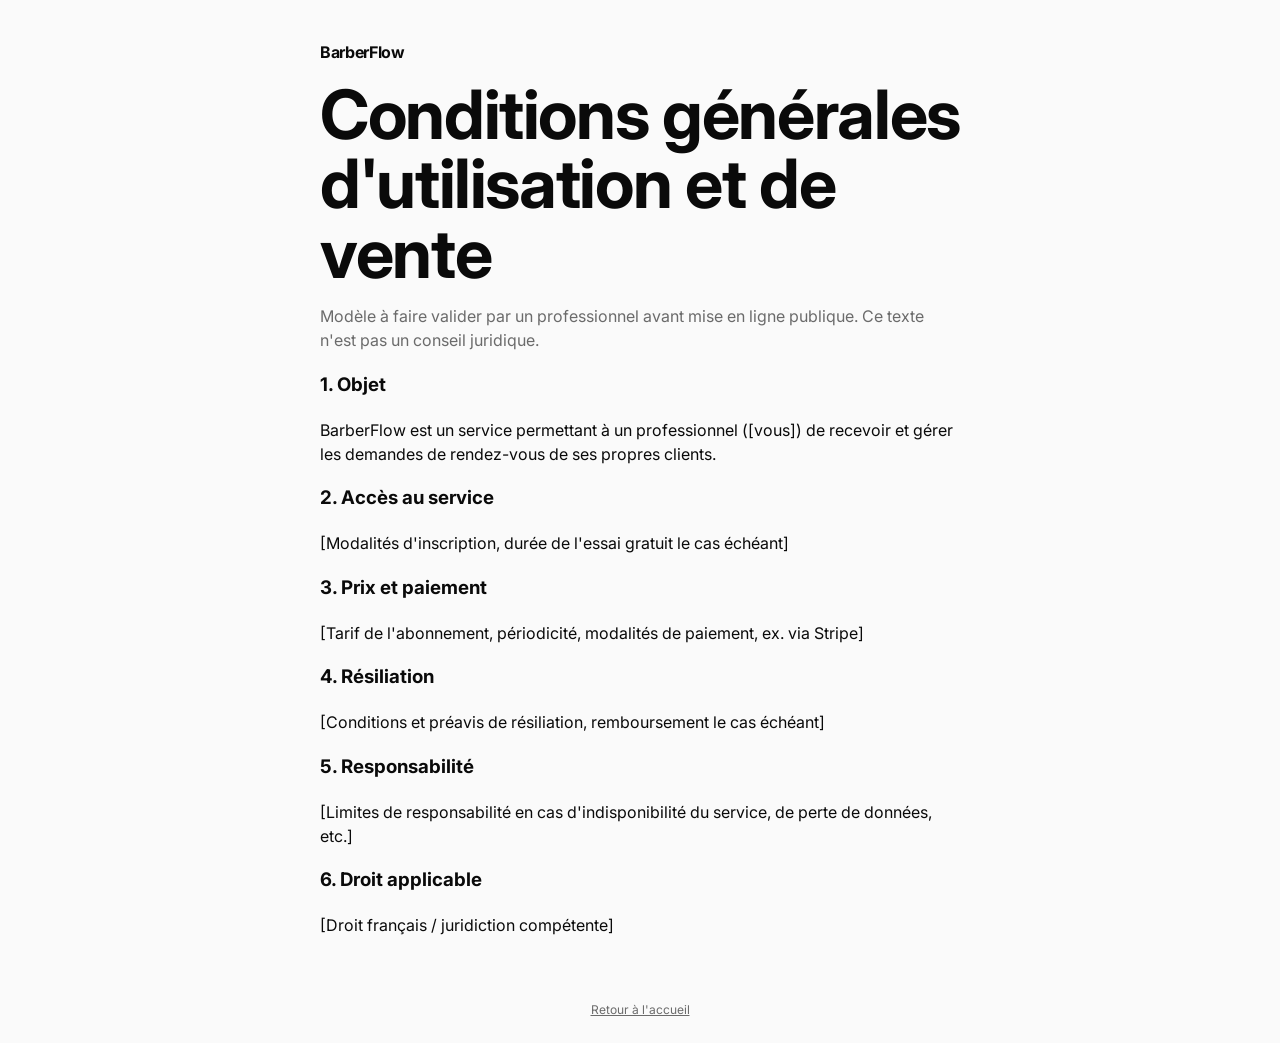
<file: static/cgu.html>
<!doctype html><html lang="fr"><head><meta charset="utf-8"><meta name="viewport" content="width=device-width,initial-scale=1">
<title>Conditions générales — BarberFlow</title><link href="https://fonts.googleapis.com/css2?family=Inter:wght@400;600;700&display=swap" rel="stylesheet"><link rel="stylesheet" href="/static/style.css"></head><body>
<div class="wrap" style="max-width:680px"><p class="logo"><a href="/" style="color:inherit;text-decoration:none">BarberFlow</a></p>
<h1 style="letter-spacing:-.02em">Conditions générales d'utilisation et de vente</h1>
<p style="color:var(--mut)">Modèle à faire valider par un professionnel avant mise en ligne publique. Ce texte n'est pas un conseil juridique.</p>
<h3>1. Objet</h3><p>BarberFlow est un service permettant à un professionnel ([vous]) de recevoir et gérer les demandes de rendez-vous de ses propres clients.</p>
<h3>2. Accès au service</h3><p>[Modalités d'inscription, durée de l'essai gratuit le cas échéant]</p>
<h3>3. Prix et paiement</h3><p>[Tarif de l'abonnement, périodicité, modalités de paiement, ex. via Stripe]</p>
<h3>4. Résiliation</h3><p>[Conditions et préavis de résiliation, remboursement le cas échéant]</p>
<h3>5. Responsabilité</h3><p>[Limites de responsabilité en cas d'indisponibilité du service, de perte de données, etc.]</p>
<h3>6. Droit applicable</h3><p>[Droit français / juridiction compétente]</p>
</div><footer><a href="/">Retour à l'accueil</a></footer></body></html>
</file>
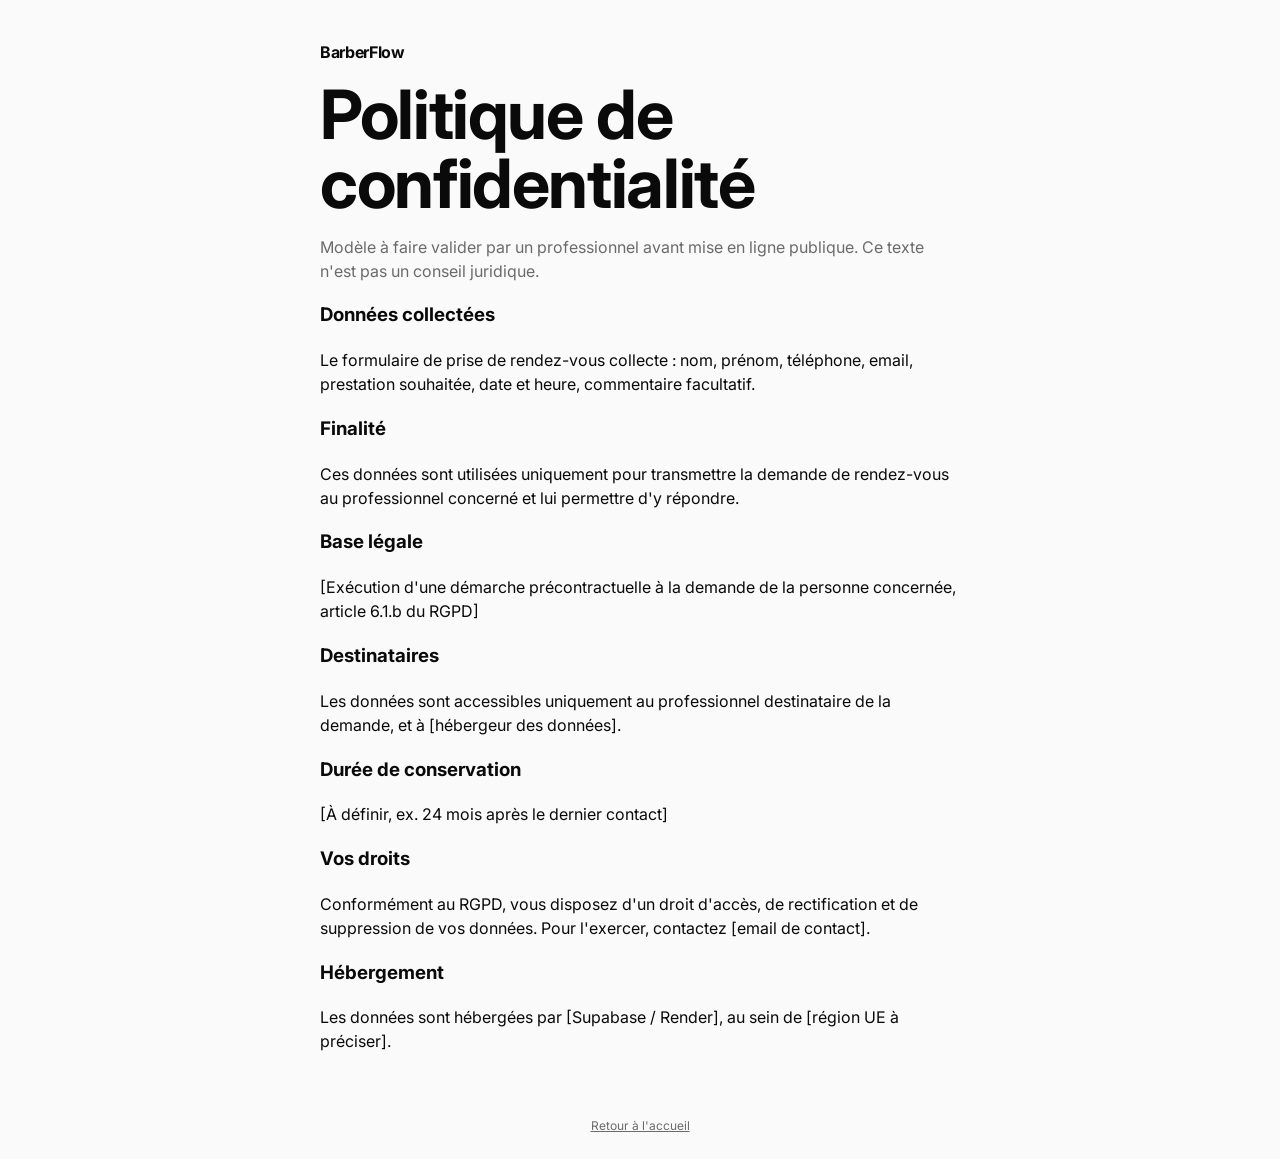
<file: static/confidentialite.html>
<!doctype html><html lang="fr"><head><meta charset="utf-8"><meta name="viewport" content="width=device-width,initial-scale=1">
<title>Confidentialité — BarberFlow</title><link href="https://fonts.googleapis.com/css2?family=Inter:wght@400;600;700&display=swap" rel="stylesheet"><link rel="stylesheet" href="/static/style.css"></head><body>
<div class="wrap" style="max-width:680px"><p class="logo"><a href="/" style="color:inherit;text-decoration:none">BarberFlow</a></p>
<h1 style="letter-spacing:-.02em">Politique de confidentialité</h1>
<p style="color:var(--mut)">Modèle à faire valider par un professionnel avant mise en ligne publique. Ce texte n'est pas un conseil juridique.</p>
<h3>Données collectées</h3><p>Le formulaire de prise de rendez-vous collecte : nom, prénom, téléphone, email, prestation souhaitée, date et heure, commentaire facultatif.</p>
<h3>Finalité</h3><p>Ces données sont utilisées uniquement pour transmettre la demande de rendez-vous au professionnel concerné et lui permettre d'y répondre.</p>
<h3>Base légale</h3><p>[Exécution d'une démarche précontractuelle à la demande de la personne concernée, article 6.1.b du RGPD]</p>
<h3>Destinataires</h3><p>Les données sont accessibles uniquement au professionnel destinataire de la demande, et à [hébergeur des données].</p>
<h3>Durée de conservation</h3><p>[À définir, ex. 24 mois après le dernier contact]</p>
<h3>Vos droits</h3><p>Conformément au RGPD, vous disposez d'un droit d'accès, de rectification et de suppression de vos données. Pour l'exercer, contactez [email de contact].</p>
<h3>Hébergement</h3><p>Les données sont hébergées par [Supabase / Render], au sein de [région UE à préciser].</p>
</div><footer><a href="/">Retour à l'accueil</a></footer></body></html>
</file>
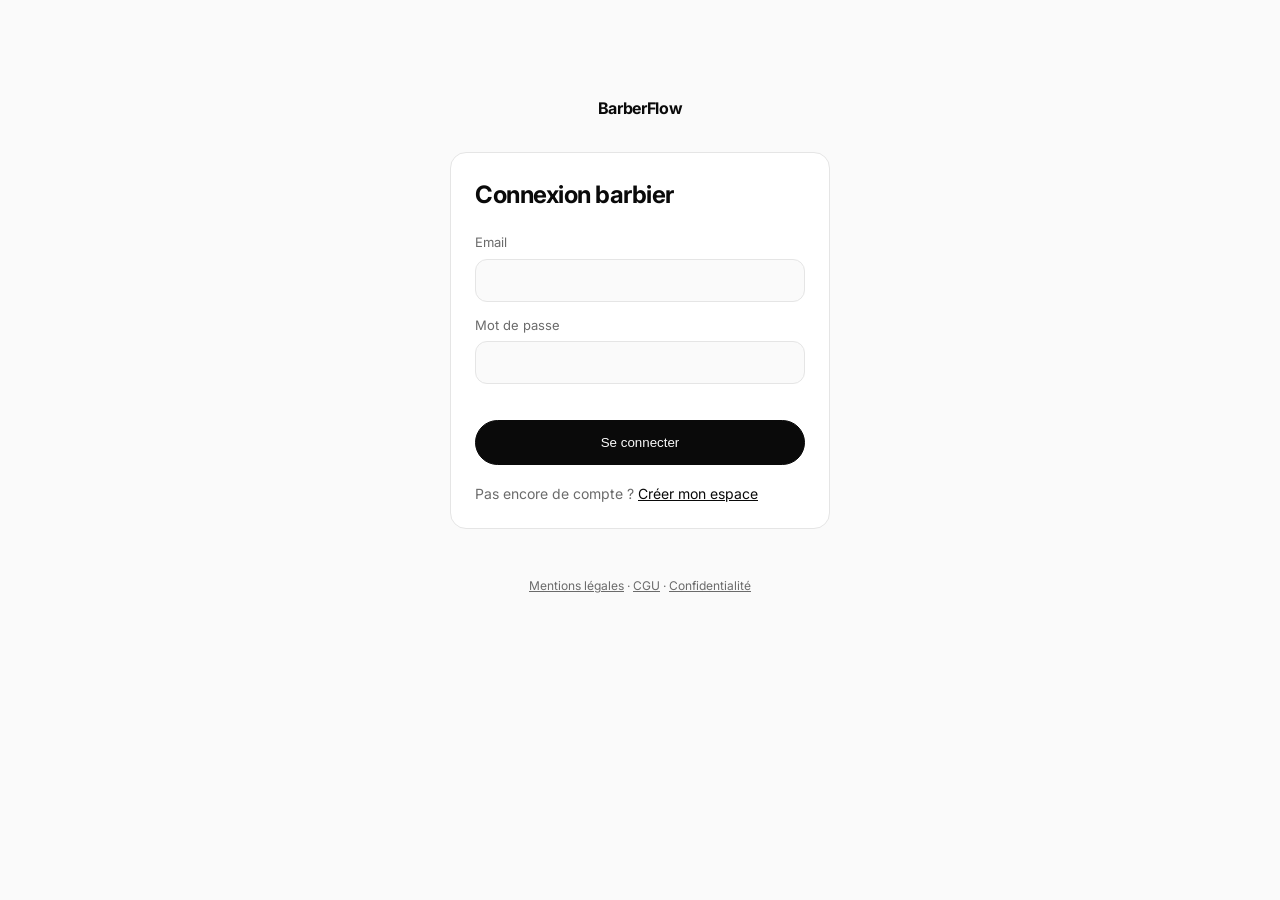
<file: static/login.html>
<!doctype html><html lang="fr"><head><meta charset="utf-8"><meta name="viewport" content="width=device-width,initial-scale=1">
<title>Connexion — BarberFlow</title><link href="https://fonts.googleapis.com/css2?family=Inter:wght@400;600;700&display=swap" rel="stylesheet"><link rel="stylesheet" href="/static/style.css"></head><body>
<div class="wrap" style="max-width:420px;padding-top:80px"><p class="logo" style="text-align:center;margin-bottom:32px">BarberFlow</p>
<div class="card"><h2 style="margin:0 0 20px;letter-spacing:-.02em">Connexion barbier</h2>
<form id="f" style="display:grid;gap:14px">
<div><label>Email</label><input name="email" type="email" autocomplete="email"></div>
<div><label>Mot de passe</label><input name="password" type="password" autocomplete="current-password"></div>
<div id="err" class="err"></div>
<button class="btn" style="width:100%">Se connecter</button>
</form>
<p style="margin:18px 0 0;font-size:14px;color:var(--mut)">Pas encore de compte ? <a class="link" href="/signup">Créer mon espace</a></p>
</div></div>
<footer><a href="/mentions-legales">Mentions légales</a> · <a href="/cgu">CGU</a> · <a href="/confidentialite">Confidentialité</a></footer>
<script>
f.onsubmit=async e=>{e.preventDefault();err.textContent="";const body=Object.fromEntries(new FormData(f));
 const r=await fetch("/api/auth/login",{method:"POST",headers:{"Content-Type":"application/json"},body:JSON.stringify(body)});
 if(r.ok){location.href="/dashboard"}else{err.textContent="Email ou mot de passe incorrect."}};
</script></body></html>
</file>
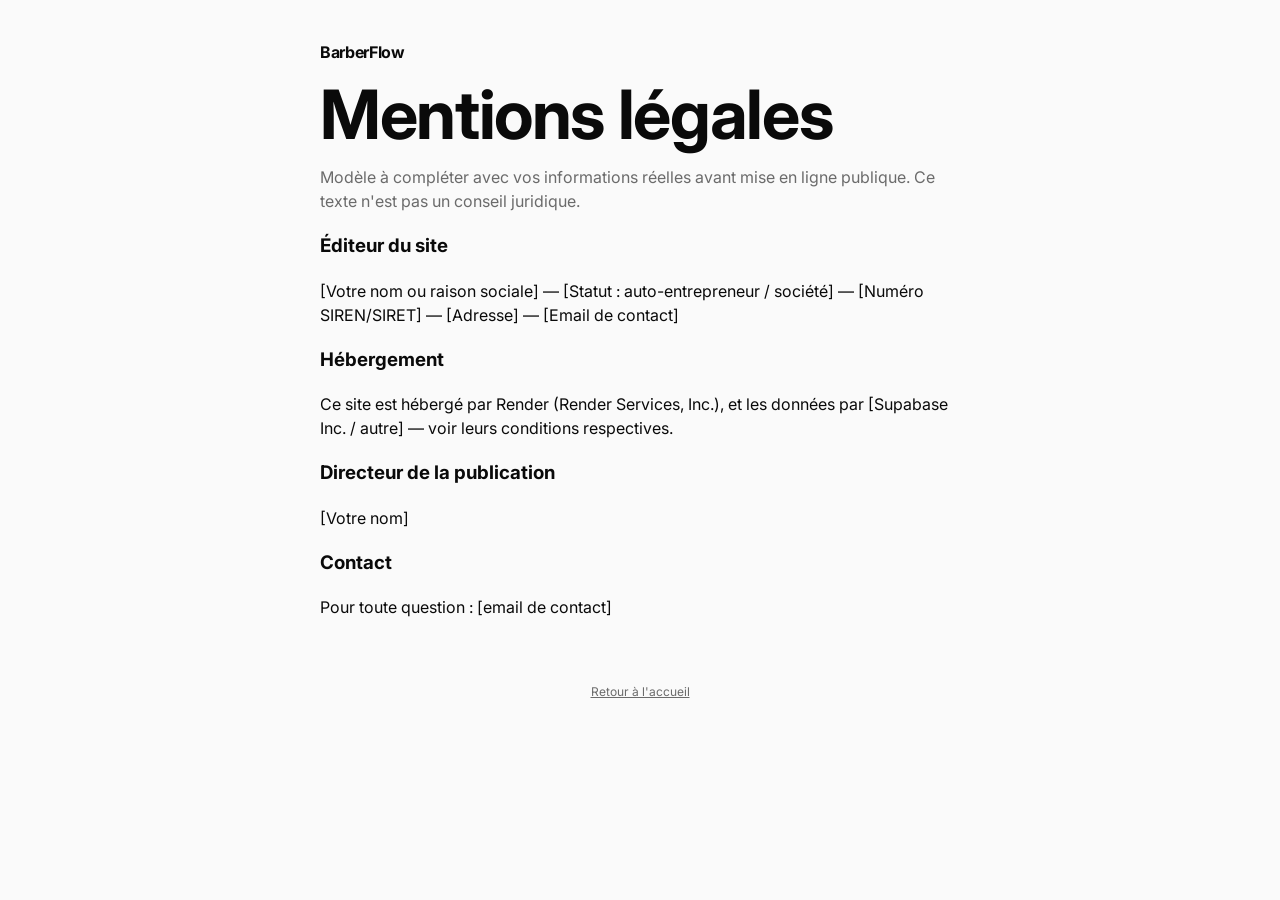
<file: static/mentions-legales.html>
<!doctype html><html lang="fr"><head><meta charset="utf-8"><meta name="viewport" content="width=device-width,initial-scale=1">
<title>Mentions légales — BarberFlow</title><link href="https://fonts.googleapis.com/css2?family=Inter:wght@400;600;700&display=swap" rel="stylesheet"><link rel="stylesheet" href="/static/style.css"></head><body>
<div class="wrap" style="max-width:680px"><p class="logo"><a href="/" style="color:inherit;text-decoration:none">BarberFlow</a></p>
<h1 style="letter-spacing:-.02em">Mentions légales</h1>
<p style="color:var(--mut)">Modèle à compléter avec vos informations réelles avant mise en ligne publique. Ce texte n'est pas un conseil juridique.</p>
<h3>Éditeur du site</h3><p>[Votre nom ou raison sociale] — [Statut : auto-entrepreneur / société] — [Numéro SIREN/SIRET] — [Adresse] — [Email de contact]</p>
<h3>Hébergement</h3><p>Ce site est hébergé par Render (Render Services, Inc.), et les données par [Supabase Inc. / autre] — voir leurs conditions respectives.</p>
<h3>Directeur de la publication</h3><p>[Votre nom]</p>
<h3>Contact</h3><p>Pour toute question : [email de contact]</p>
</div><footer><a href="/">Retour à l'accueil</a></footer></body></html>
</file>
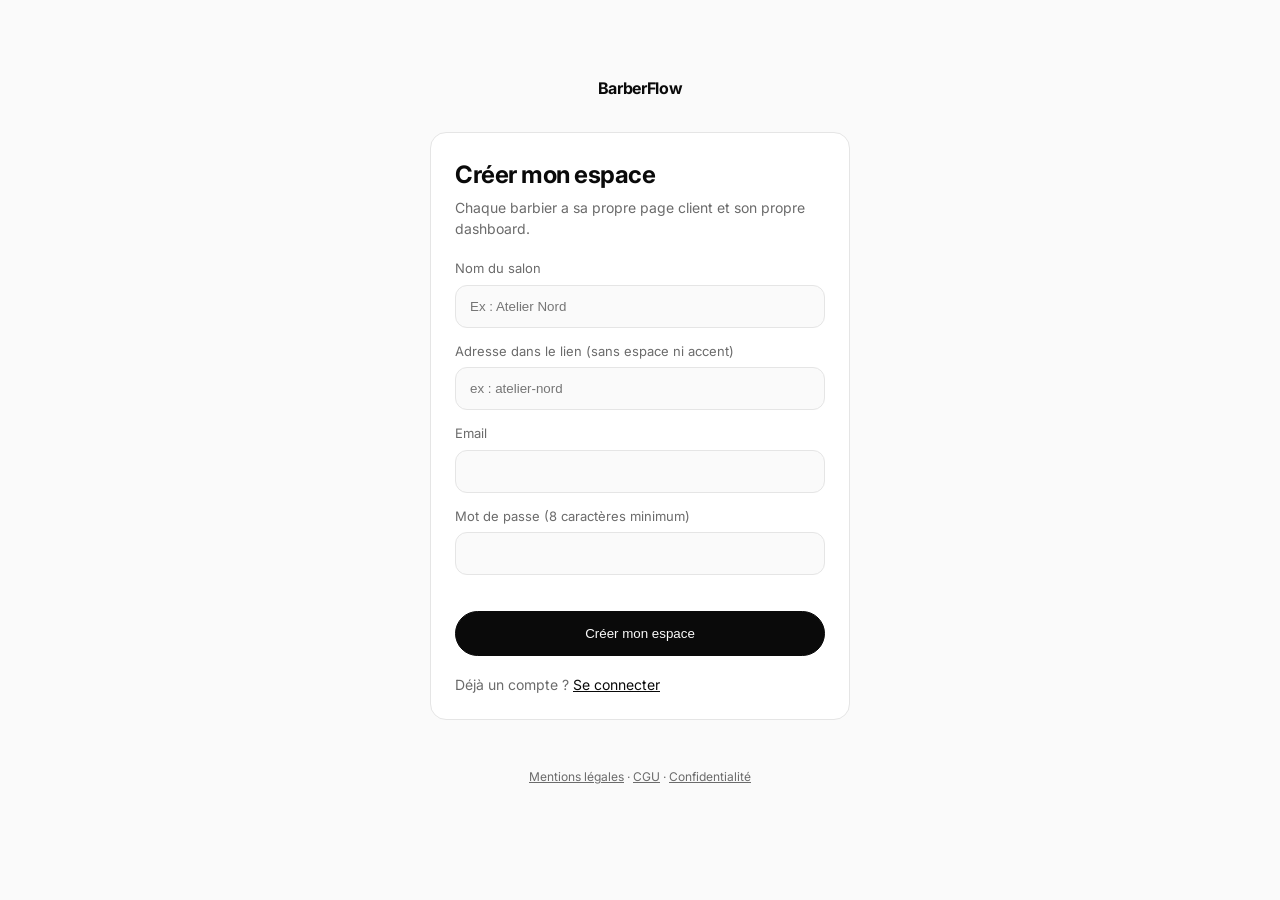
<file: static/signup.html>
<!doctype html><html lang="fr"><head><meta charset="utf-8"><meta name="viewport" content="width=device-width,initial-scale=1">
<title>Créer mon espace — BarberFlow</title><link href="https://fonts.googleapis.com/css2?family=Inter:wght@400;600;700&display=swap" rel="stylesheet"><link rel="stylesheet" href="/static/style.css"></head><body>
<div class="wrap" style="max-width:460px;padding-top:60px"><p class="logo" style="text-align:center;margin-bottom:32px">BarberFlow</p>
<div class="card"><h2 style="margin:0 0 4px;letter-spacing:-.02em">Créer mon espace</h2>
<p style="color:var(--mut);font-size:14px;margin:0 0 20px">Chaque barbier a sa propre page client et son propre dashboard.</p>
<form id="f" style="display:grid;gap:14px">
<div><label>Nom du salon</label><input name="name" placeholder="Ex : Atelier Nord"></div>
<div><label>Adresse dans le lien (sans espace ni accent)</label><input name="slug" placeholder="ex : atelier-nord"></div>
<div><label>Email</label><input name="email" type="email" autocomplete="email"></div>
<div><label>Mot de passe (8 caractères minimum)</label><input name="password" type="password" autocomplete="new-password"></div>
<div id="err" class="err"></div>
<button class="btn" style="width:100%">Créer mon espace</button>
</form>
<p style="margin:18px 0 0;font-size:14px;color:var(--mut)">Déjà un compte ? <a class="link" href="/login">Se connecter</a></p>
</div></div>
<footer><a href="/mentions-legales">Mentions légales</a> · <a href="/cgu">CGU</a> · <a href="/confidentialite">Confidentialité</a></footer>
<script>
f.slug.oninput=()=>{f.slug.value=f.slug.value.toLowerCase().normalize("NFD").replace(/[\u0300-\u036f]/g,"").replace(/[^a-z0-9]+/g,"-").replace(/(^-|-$)/g,"")};
f.onsubmit=async e=>{e.preventDefault();err.textContent="";const body=Object.fromEntries(new FormData(f));
 const r=await fetch("/api/auth/signup",{method:"POST",headers:{"Content-Type":"application/json"},body:JSON.stringify(body)});
 if(r.ok){location.href="/dashboard"}
 else{const d=await r.json();
  err.textContent=d.error==="taken"?"Cette adresse ou cet email est déjà utilisé.":"Merci de vérifier les champs (mot de passe : 8 caractères minimum).";}};
</script></body></html>
</file>
<file: static/style.css>
:root{--bg:#fafafa;--fg:#0a0a0a;--mut:#6b6b6b;--line:#e5e5e5;--card:#fff;--r:16px}
@media(prefers-color-scheme:dark){:root{--bg:#0a0a0a;--fg:#fafafa;--mut:#9a9a9a;--line:#262626;--card:#131313}}
*{box-sizing:border-box}body{margin:0;background:var(--bg);color:var(--fg);font:16px/1.5 Inter,system-ui,-apple-system,sans-serif;-webkit-font-smoothing:antialiased}
.wrap{max-width:720px;margin:0 auto;padding:24px 20px}.logo{font-weight:700;letter-spacing:-.02em}
.hero{padding:72px 0 48px}h1{font-size:clamp(40px,9vw,68px);line-height:1.02;letter-spacing:-.04em;margin:0 0 16px}
.sub{color:var(--mut);font-size:19px;max-width:460px;margin:0 0 32px}
.btn{display:inline-block;background:var(--fg);color:var(--bg);border:1px solid var(--fg);padding:14px 24px;border-radius:999px;font:600 15px inherit;cursor:pointer;text-decoration:none;transition:transform .15s,opacity .15s}
.btn:hover{opacity:.85}.btn:active{transform:scale(.97)}.btn.ghost{background:transparent;color:var(--fg);border-color:var(--line);padding:8px 14px;font-size:13px}
.card{background:var(--card);border:1px solid var(--line);border-radius:var(--r);padding:24px;animation:in .35s ease both}
@keyframes in{from{opacity:0;transform:translateY(8px)}}
label{display:block;font-size:13px;color:var(--mut);margin:0 0 6px}
input,select,textarea{width:100%;padding:13px 14px;border:1px solid var(--line);border-radius:12px;background:var(--bg);color:var(--fg);font:16px inherit;outline:none;transition:border .15s}
input:focus,select:focus,textarea:focus{border-color:var(--fg)}.bad{border-color:#c0392b!important}
.grid{display:grid;gap:16px;grid-template-columns:1fr 1fr}.grid .full{grid-column:1/-1}@media(max-width:520px){.grid{grid-template-columns:1fr}}
.tag{font-size:12px;font-weight:600;padding:4px 10px;border-radius:999px;border:1px solid var(--line)}
.Nouveau{background:var(--fg);color:var(--bg)}.Confirmé{border-color:var(--fg)}.Terminé,.Annulé{color:var(--mut)}
.row{display:flex;justify-content:space-between;align-items:center;gap:12px;flex-wrap:wrap}
.toast{position:fixed;left:50%;bottom:24px;transform:translateX(-50%);background:var(--fg);color:var(--bg);padding:12px 20px;border-radius:999px;font-size:14px;animation:in .3s}
.link{color:var(--fg);text-decoration:underline;font-size:14px}
footer{color:var(--mut);font-size:12px;text-align:center;padding:24px 0}
footer a{color:var(--mut)}
.err{color:#c0392b;font-size:14px;margin-top:8px}
</file>
